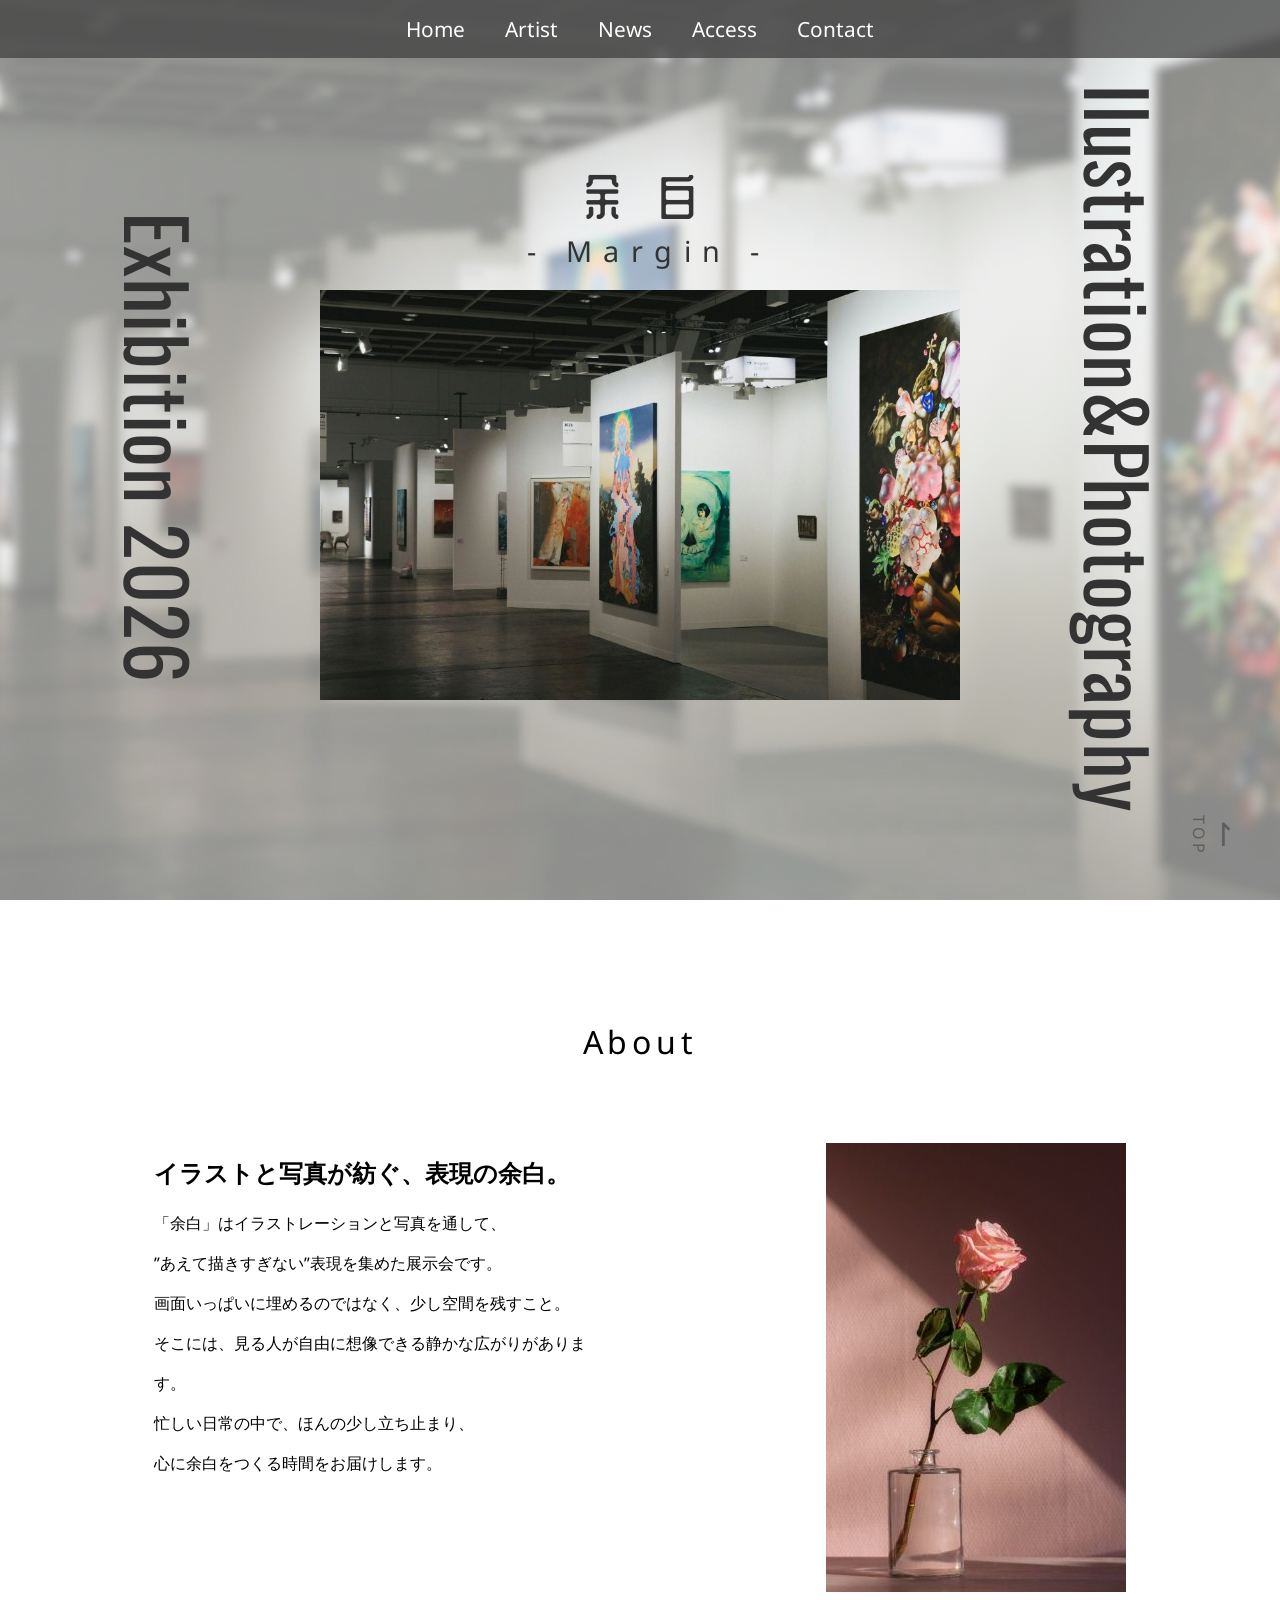
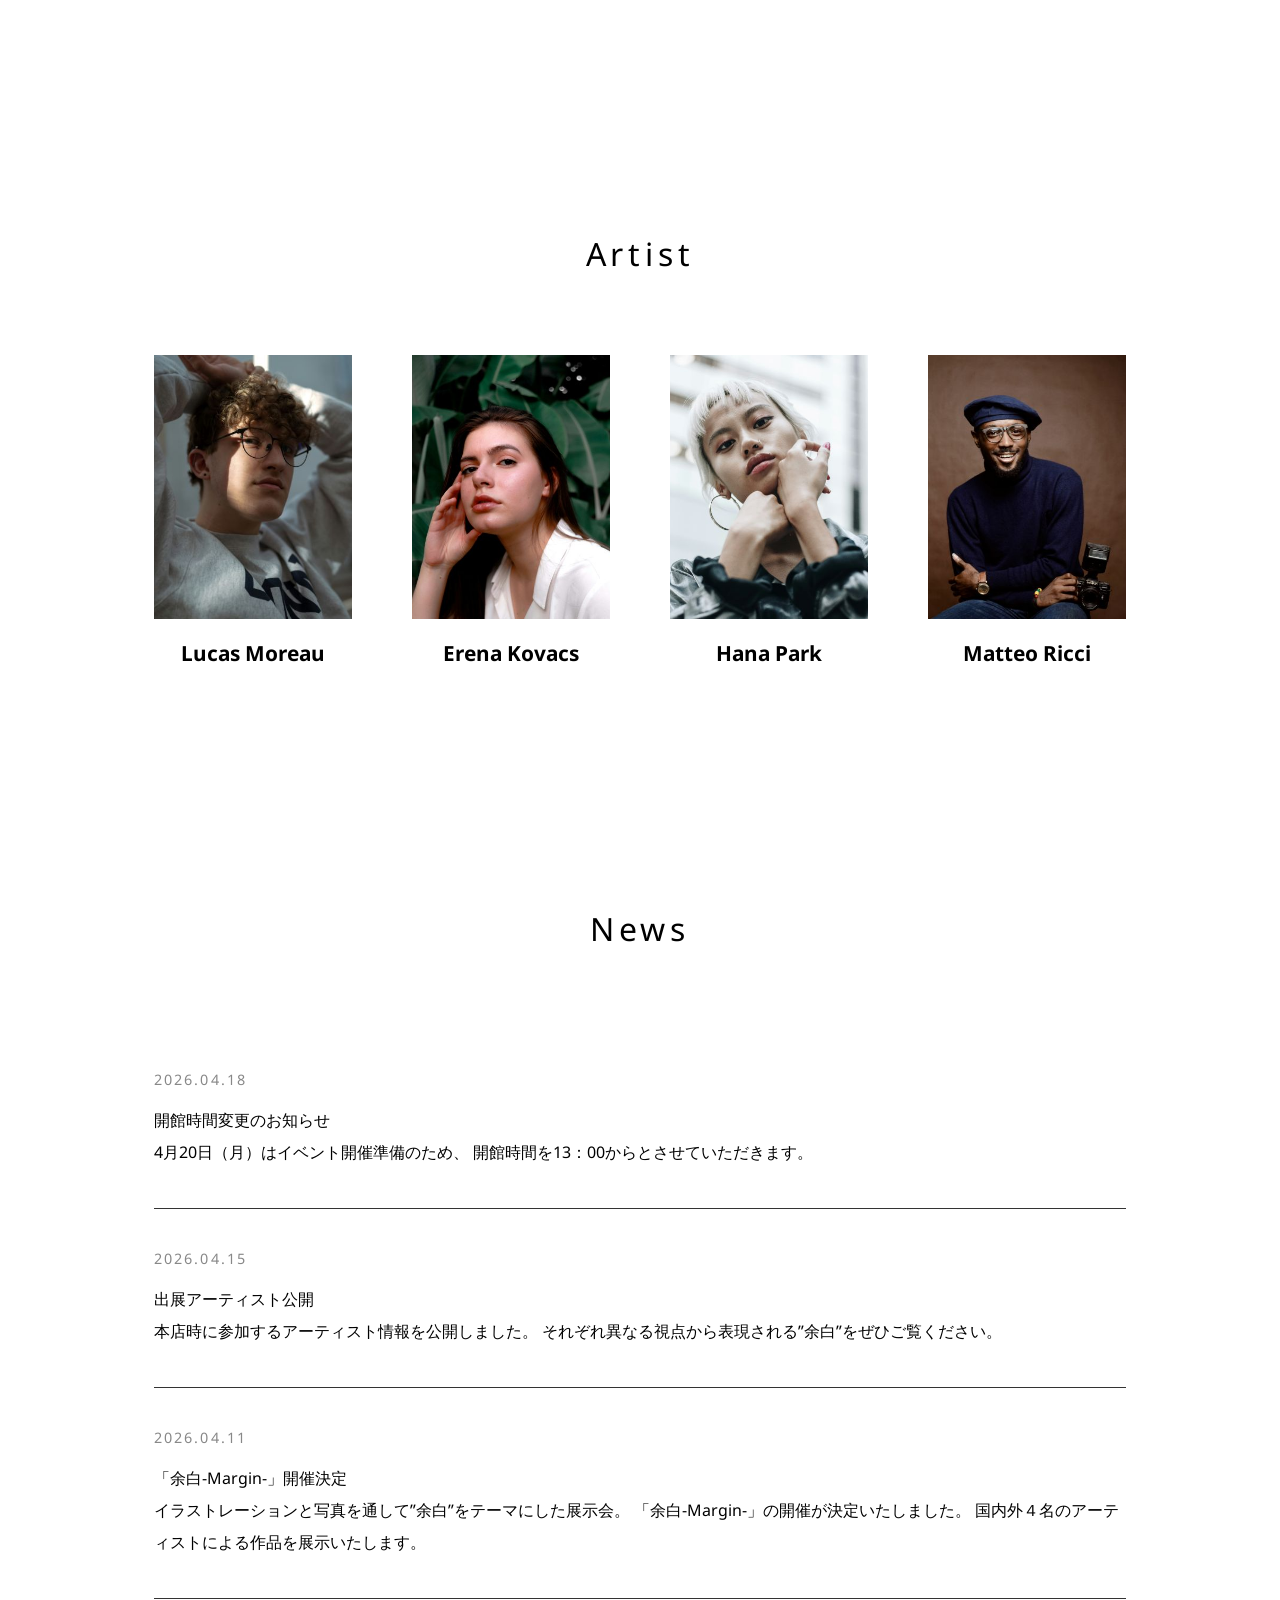
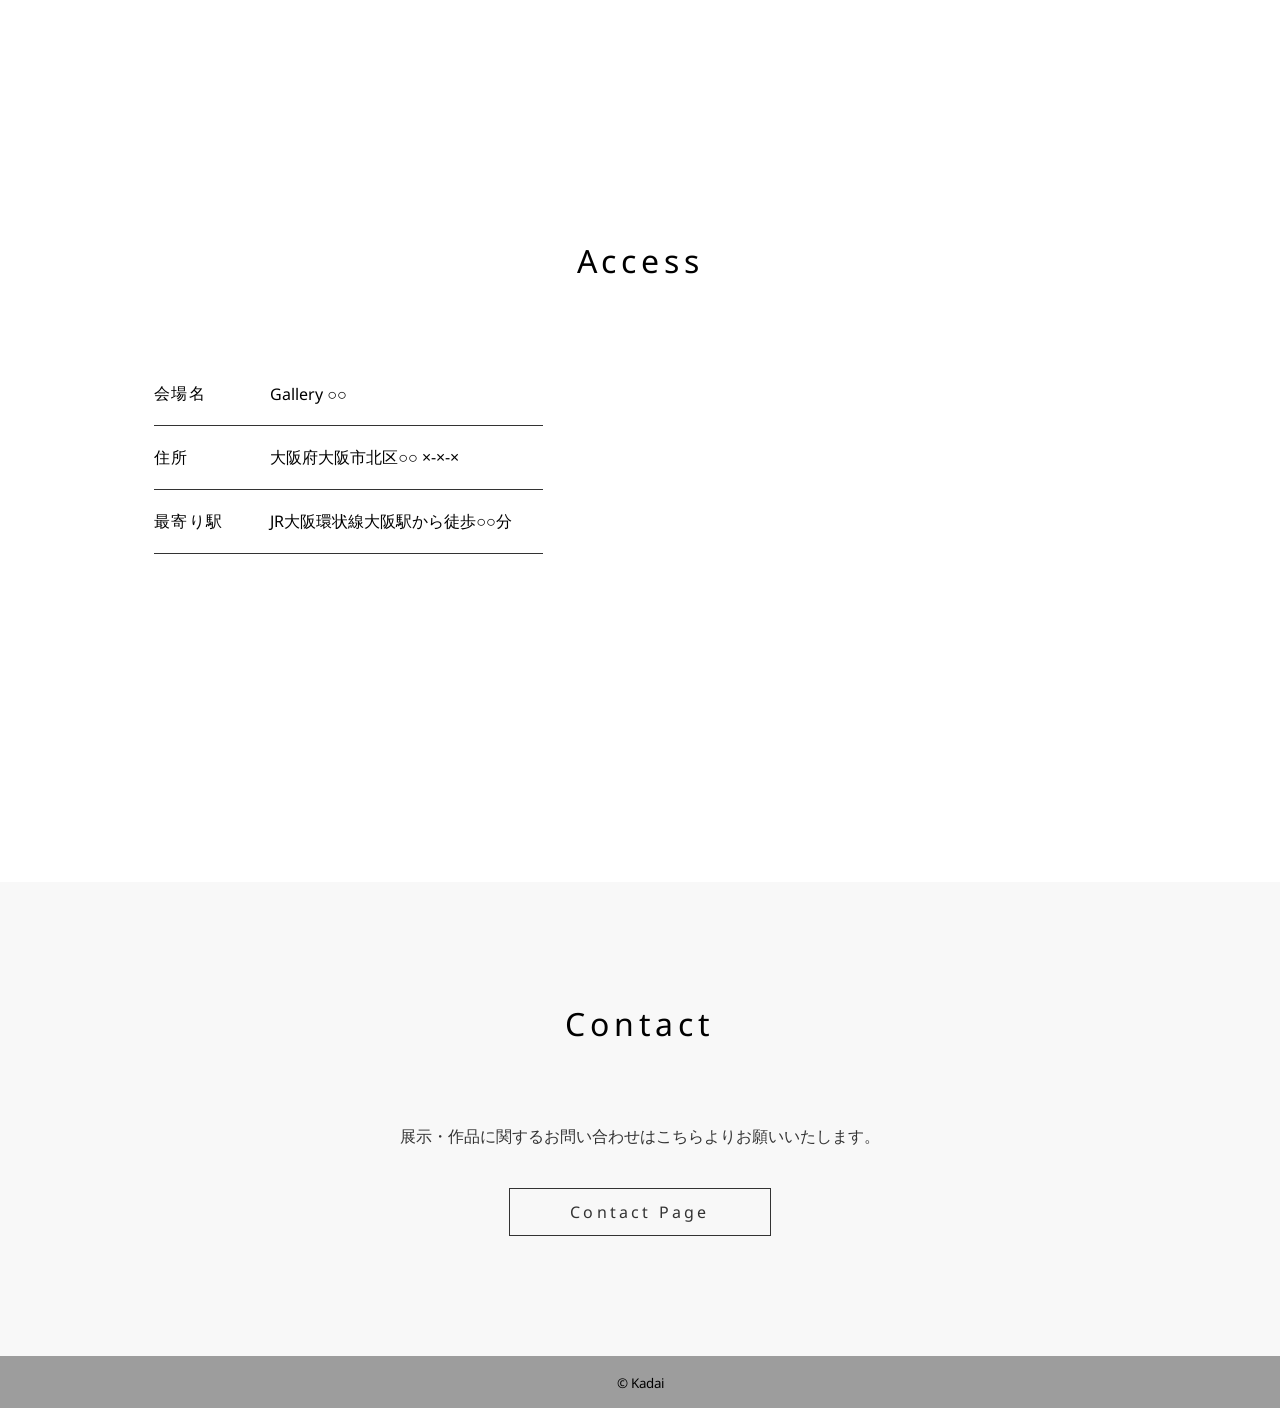
<file: index.html>
<!DOCTYPE html>
<html lang="ja">

<head>
    <meta charset="UTF-8">
    <meta name="viewport" content="width=device-width, initial-scale=1.0">
    <meta name="robots" content="noindex, nofollow">
    <meta name="description" content="HTMLとCSSの課題作品です。">
    <title>余白 -Margin- </title>
    <link rel="stylesheet" href="css/style.css">
    <!-- フォント -->
    <link rel="preconnect" href="https://fonts.googleapis.com">
    <link rel="preconnect" href="https://fonts.gstatic.com" crossorigin>
    <link href="https://fonts.googleapis.com/css2?
family=Noto+Sans:wght@400;700
&family=Oswald:wght@400;700
&family=WDXL+Lubrifont+JP+N
&display=swap" rel="stylesheet">



</head>

<body id="top">
    <header>
        <nav class="nav">
            <ul>
                <li><a href="index.html">Home</a></li>
                <li><a href="Artist.html">Artist</a></li>
                <li><a href="index.html#news">News</a></li>
                <li><a href="index.html#shop">Access</a></li>
                <li><a href="Contact.html">Contact</a></li>
            </ul>
        </nav>


        <div class="items">
            <div class="item2">Exhibition 2026</div>
            <div class="hero">
                <h1 class="item1">
                    <span class="ja-title">余白</span>
                    <span class="en-title">- Margin -</span>
                </h1>
                <div class="item3"><img src="images/home1-2.jpg" alt="home"></div>
            </div>
            <div class="item4">Ilustration&Photography</div>
        </div>
    </header>

    <main>
        <section>
            <h2>About</h2>
            <div class="About">
                <p><strong>イラストと写真が紡ぐ、表現の余白。</strong><br>
                    「余白」はイラストレーションと写真を通して、<br>
                    ”あえて描きすぎない”表現を集めた展示会です。<br>
                    画面いっぱいに埋めるのではなく、少し空間を残すこと。<br>
                    そこには、見る人が自由に想像できる静かな広がりがあります。<br>
                    忙しい日常の中で、ほんの少し立ち止まり、<br>
                    心に余白をつくる時間をお届けします。
                </p>
                <img src="images/bara1.jpg" alt="バラ">
            </div>
        </section>

        <section>
            <h2>Artist</h2>
            <div class="Artists">
                <div class="Artist">
                    <a href="Artist.html#Lucas">
                        <img src="images/Artist1.jpg" alt="Lucas Moreau">
                    </a>
                    <p>
                        <b>Lucas Moreau</b>
                    </p>
                </div>
                <div class="Artist">
                    <a href="Artist.html#Erena">
                        <img src="images/Artist2.jpg" alt="Erena Kovacs">
                    </a>
                    <p>
                        <b>Erena Kovacs</b>
                    </p>
                </div>
                <div class="Artist">
                    <a href="Artist.html#Hana">
                        <img src="images/Artist3.jpg" alt="Hana Park">
                    </a>
                    <p>
                        <b>Hana Park</b>
                    </p>
                </div>
                <div class="Artist">
                    <a href="Artist.html#Matteo">
                        <img src="images/Artist4.jpg" alt="Matteo Ricci">
                    </a>
                    <p>
                        <b>Matteo Ricci</b>
                    </p>
                </div>
            </div>
        </section>

        <section id="news">
            <h2>News</h2>
            <ul class="news-list">
                <li>
                    <span class="date">2026.04.18</span>
                    <p>開館時間変更のお知らせ<br>
                        4月20日（月）はイベント開催準備のため、
                        開館時間を13：00からとさせていただきます。</p>
                </li>

                <li>
                    <span class="date">2026.04.15</span>
                    <p>出展アーティスト公開<br>
                        本店時に参加するアーティスト情報を公開しました。
                        それぞれ異なる視点から表現される”余白”をぜひご覧ください。</p>
                </li>

                <li>
                    <span class="date">2026.04.11</span>
                    <p>「余白-Margin-」開催決定<br>
                        イラストレーションと写真を通して”余白”をテーマにした展示会。
                        「余白-Margin-」の開催が決定いたしました。
                        国内外４名のアーティストによる作品を展示いたします。</p>
                </li>
            </ul>
        </section>

        <section id="shop">
            <h2>Access</h2>
            <div class="maps">
                <table class="shop-info">
                    <tr>
                        <th>会場名</th>
                        <td>Gallery ○○</td>
                    </tr>
                    <tr>
                        <th>住所</th>
                        <td>大阪府大阪市北区○○ ×-×-×</td>
                    </tr>
                    <tr>
                        <th>最寄り駅</th>
                        <td>JR大阪環状線大阪駅から徒歩○○分</td>
                    </tr>
                </table>
                <iframe
                    src="https://www.google.com/maps/embed?pb=!1m18!1m12!1m3!1d26240.4235333961!2d135.4611488108398!3d34.703844600000004!2m3!1f0!2f0!3f0!3m2!1i1024!2i768!4f13.1!3m3!1m2!1s0x6000e692060059c5%3A0xae5307bbcbea54d6!2z77yq77yy5aSn6Ziq6aeF!5e0!3m2!1sja!2sjp!4v1771217160263!5m2!1sja!2sjp"
                    width="600" height="450" style="border:0;" allowfullscreen="" loading="lazy"
                    referrerpolicy="no-referrer-when-downgrade"></iframe>
            </div>
        </section>

        <section class="contact-link">
            <h2>Contact</h2>
            <p class="contact-text">
                展示・作品に関するお問い合わせはこちらよりお願いいたします。
            </p>
            <a href="Contact.html" class="contact-btn">Contact Page</a>
        </section>

    </main>

    <footer>
        <a href="#top" class="page-top">
            <span class="text">TOP</span>
            <span class="arrow">↾</span>
        </a>
        <div class="copyright">
            <small>&copy; Kadai</small>
        </div>
    </footer>

</body>

</html>
</file>
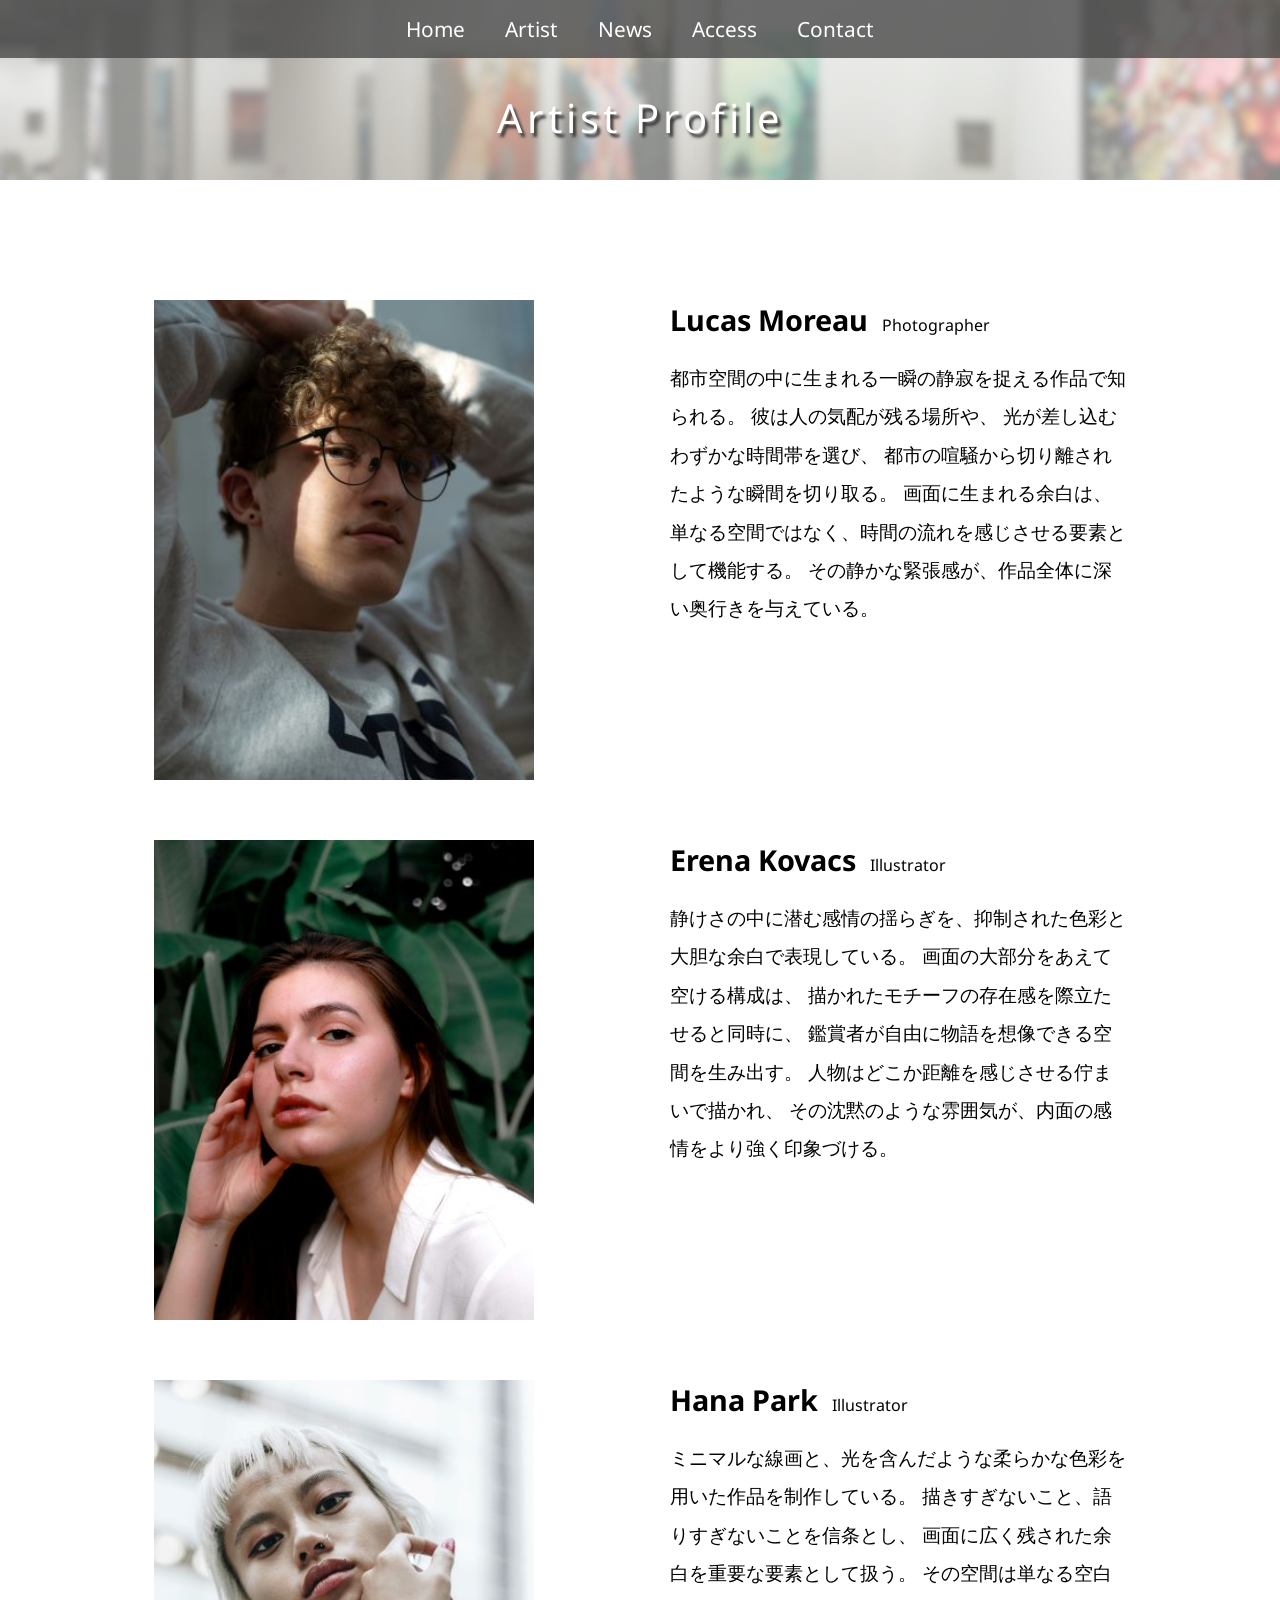
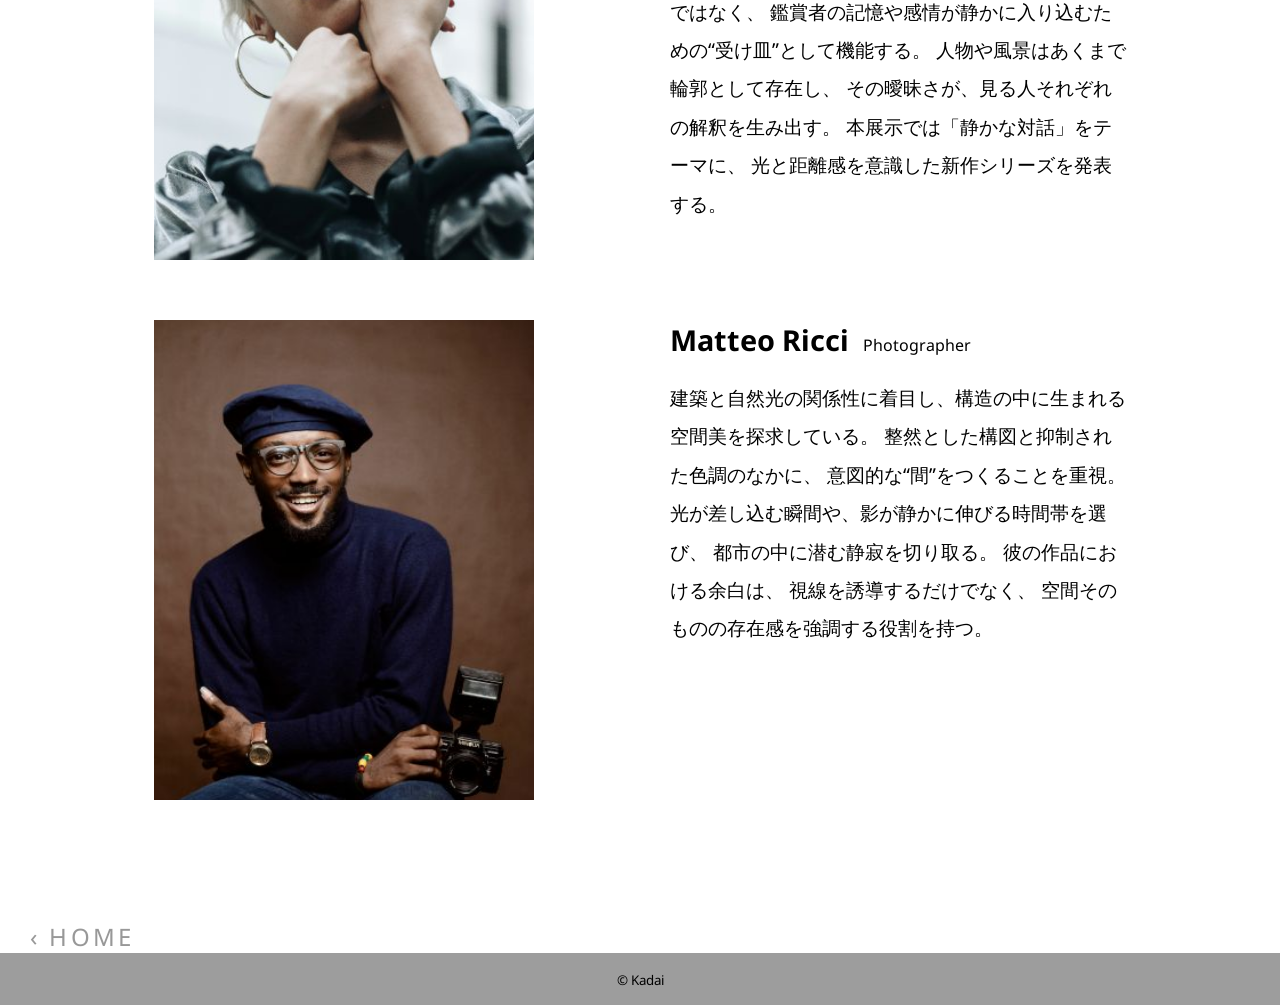
<file: Artist.html>
<!DOCTYPE html>
<html lang="ja">

<head>
    <meta charset="UTF-8">
    <meta name="viewport" content="width=device-width, initial-scale=1.0">
    <meta name="robots" content="noindex, nofollow">
    <meta name="description" content="HTMLとCSSの課題作品です。">
    <title>余白 -Margin- </title>
    <link rel="stylesheet" href="css/style.css">
    <!-- フォント -->
    <link rel="preconnect" href="https://fonts.googleapis.com">
    <link rel="preconnect" href="https://fonts.gstatic.com" crossorigin>
    <link href="https://fonts.googleapis.com/css2?
family=Noto+Sans:wght@400;700
&family=Oswald:wght@400;700
&family=WDXL+Lubrifont+JP+N
&display=swap" rel="stylesheet">
</head>

<body class="artist-page">
    <header>
        <nav class="nav">
            <ul>
                <li><a href="index.html">Home</a></li>
                <li><a href="Artist.html">Artist</a></li>
                <li><a href="index.html#news">News</a></li>
                <li><a href="index.html#shop">Access</a></li>
                <li><a href="Contact.html">Contact</a></li>
            </ul>
        </nav>
        <div class="page-title">
            <h1>Artist Profile</h1>
        </div>
    </header>


    <main>
        <section>
            <div class="Artists">
                
                <div class="artist-profile">
                    <div class="Artist">
                            <img src="images/Artist1.jpg" alt="Lucas Moreau">
                    </div>
                    <div class="A-text">
                        <span id="Lucas">
                            <strong>Lucas Moreau</strong>
                            <small>Photographer</small>
                        </span>
                        <p>都市空間の中に生まれる一瞬の静寂を捉える作品で知られる。
                        彼は人の気配が残る場所や、
                        光が差し込むわずかな時間帯を選び、
                        都市の喧騒から切り離されたような瞬間を切り取る。
                        画面に生まれる余白は、
                        単なる空間ではなく、時間の流れを感じさせる要素として機能する。
                        その静かな緊張感が、作品全体に深い奥行きを与えている。
                        </p>
                    </div>
                </div>
                
            
                <div class="artist-profile">
                    <div class="Artist">
                            <img src="images/Artist2.jpg" alt="Erena Kovacs">
                    </div>
                    <div class="A-text">
                        <span id="Erena">
                            <strong>Erena Kovacs</strong>
                            <small>Illustrator</small>
                        </span>
                        <p>静けさの中に潜む感情の揺らぎを、抑制された色彩と大胆な余白で表現している。
                        画面の大部分をあえて空ける構成は、
                        描かれたモチーフの存在感を際立たせると同時に、
                        鑑賞者が自由に物語を想像できる空間を生み出す。
                        人物はどこか距離を感じさせる佇まいで描かれ、
                        その沈黙のような雰囲気が、内面の感情をより強く印象づける。
                        </p>
                    </div>
                </div>

                <div class="artist-profile">
                    <div class="Artist">
                        <img src="images/Artist3.jpg" alt="Hana Park">
                    </div>
                    <div class="A-text">
                        <span id="Hana">
                            <strong>Hana Park</strong>
                            <small>Illustrator</small>
                        </span>
                        <p>ミニマルな線画と、光を含んだような柔らかな色彩を用いた作品を制作している。
                        描きすぎないこと、語りすぎないことを信条とし、
                        画面に広く残された余白を重要な要素として扱う。
                        その空間は単なる空白ではなく、
                        鑑賞者の記憶や感情が静かに入り込むための“受け皿”として機能する。
                        人物や風景はあくまで輪郭として存在し、
                        その曖昧さが、見る人それぞれの解釈を生み出す。
                        本展示では「静かな対話」をテーマに、
                        光と距離感を意識した新作シリーズを発表する。
                        </p>
                    </div>
                </div>

                <div class="artist-profile">
                    <div class="Artist">
                        <img src="images/Artist4.jpg" alt="Matteo Ricci">
                    </div>
                    <div class="A-text">
                        <span id="Matteo">
                            <strong>Matteo Ricci</strong>
                            <small>Photographer</small>
                        </span>
                        <p>建築と自然光の関係性に着目し、構造の中に生まれる空間美を探求している。
                        整然とした構図と抑制された色調のなかに、
                        意図的な“間”をつくることを重視。
                        光が差し込む瞬間や、影が静かに伸びる時間帯を選び、
                        都市の中に潜む静寂を切り取る。
                        彼の作品における余白は、
                        視線を誘導するだけでなく、
                        空間そのものの存在感を強調する役割を持つ。
                        </p>
                    </div>
                </div>

            </div>
        </section>

    </main>

    <footer>
        <a href="index.html" class="back-home">
            ‹ HOME
        </a>

        <div class="copyright">
            <small>&copy; Kadai</small>
        </div>

    </footer>

</body>

</html>
</file>
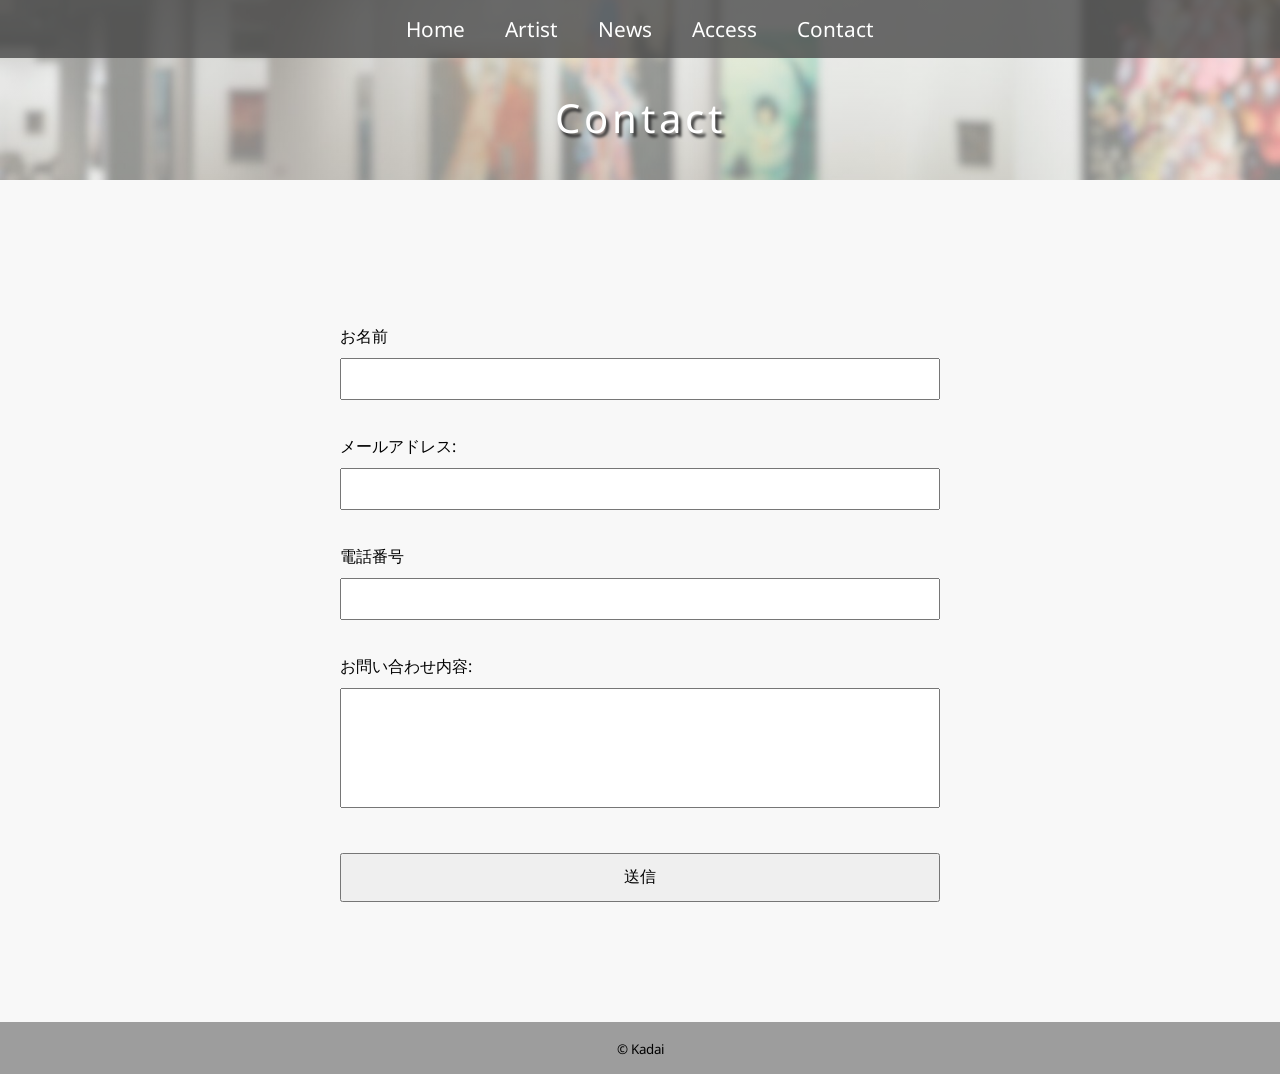
<file: Contact.html>
<!DOCTYPE html>
<html lang="ja">

<head>
    <meta charset="UTF-8">
    <meta name="viewport" content="width=device-width, initial-scale=1.0">
    <meta name="robots" content="noindex, nofollow">
    <meta name="description" content="HTMLとCSSの課題作品です。">
    <title>余白 -Margin- </title>
    <link rel="stylesheet" href="css/style.css">
    <!-- フォント -->
    <link rel="preconnect" href="https://fonts.googleapis.com">
    <link rel="preconnect" href="https://fonts.gstatic.com" crossorigin>
    <link href="https://fonts.googleapis.com/css2?
family=Noto+Sans:wght@400;700
&family=Oswald:wght@400;700
&family=WDXL+Lubrifont+JP+N
&display=swap" rel="stylesheet">
</head>

<body class="contact-page">
    <header>
        <nav class="nav">
            <ul>
                <li><a href="index.html">Home</a></li>
                <li><a href="Artist.html">Artist</a></li>
                <li><a href="index.html#news">News</a></li>
                <li><a href="index.html#shop">Access</a></li>
                <li><a href="Contact.html">Contact</a></li>
            </ul>
        </nav>
        <div class="page-title">
            <h1>Contact</h1>
        </div>
    </header>


    <main>
        <section class="contact-link">
            <form>
                <label for="name">お名前</label>
                <input type="text" id="name" name="user_name">
                <label for="email">メールアドレス:</label>
                <input type="email" id="email" name="user_email">
                <label for="tel">電話番号</label>
                <input type="tel" id="tel" name="user_tel">
                <label for="message">お問い合わせ内容:</label>
                <textarea id="message" name="user_message"></textarea>
                <button type="submit">送信</button>
            </form>
        </section>

    </main>

    <footer>
        <div class="copyright">
            <small>&copy; Kadai</small>
        </div>
    </footer>

</body>

</html>
</file>
<file: css/style.css>
@charset "UTF-8";

/* 基準フォントサイズを16pxに指定 */
html {
    font-size: 100%;
    /* フォントファミリー */
    font-family: "Noto Sans", sans-serif;
    font-optical-sizing: auto;
    font-weight: 400;
    font-style: normal;
    font-variation-settings: "wdth" 100;
    scroll-behavior: smooth;
}

/* * {
    outline: 1px solid red;
} */

/* ボックスの横幅を罫線込みで計算 */
* {
    box-sizing: border-box;
}

/* CSSリセット(各要素の余白をなし・太字をなし) */

* {
    margin: 0;
    padding: 0;
}

body,
h1,
h2,
p {
    font-weight: normal;
}


/* ヘッダー */

header {
    background-image: linear-gradient(rgba(255, 255, 255, 0.5), rgba(255, 255, 255, 0.5)),
        url(../images/home.jpg);
    background-size: cover;
    background-repeat: no-repeat;
    background-position: center;
    min-height: 100vh;
}

.nav {
    background-color: rgba(67, 67, 67, 0.768);
    padding: 15px;
}

.nav a {
    text-decoration: none;
    color: #ffffff;
    font-size: 1.3rem;
    transition: letter-spacing 0.4s;
}

.nav a:hover {
    letter-spacing: 0.3em;
}

.nav ul {
    list-style-type: none;
    display: flex;
    justify-content: center;
    gap: 40px;
    margin: 0px;
}


/* ヘッダー（アーティスト） */
.artist-page header {
    min-height: 20vh;
}

.page-title {
    color: #fff;
    text-align: center;
    padding: 2em;
}

.page-title h1 {
    font-size: 2.5rem;
    letter-spacing: 0.1em;
    text-shadow: 3px 4px 3px #333;
}

/* ヘッダー（お問い合わせ） */
.contact-page header {
    min-height: 20vh;
}

/* -ヒーロー */
.items {
    display: flex;
    justify-content: center;
    align-items: center;
    text-align: center;
    color: #333;
    padding: 2% 0;
}

.item1 {
    margin-bottom: 20px;
    font-size: 3rem;
    display: flex;
    flex-direction: column;
    align-items: center;
}


/* 余白 */
.ja-title {
    font-family: "WDXL Lubrifont JP N", sans-serif;
    letter-spacing: 0.8em;
    margin-right: -0.8em;
}

/* Margin */
.en-title {
    letter-spacing: 0.4em;
    font-size: 0.6em;
    margin-right: -0.6em;
    margin-top: 0.2em;
}

/* Exhibition 2026 */
.item2 {
    /* align-self: flex-end; */
    writing-mode: vertical-rl;
    text-orientation: mixed;
    margin-left: auto;
    margin-right: auto;
    letter-spacing: 0.01em;
    /* フォント */
    font-family: "Oswald", sans-serif;
    font-optical-sizing: auto;
    font-weight: 400;
    font-style: normal;
    font-size: 5rem;
}

.item3 img {
    width: 100%;
    height: 100%;
    object-fit: cover;
}

/* Ilustration&Photography */
.item4 {
    /* align-self: flex-end; */
    writing-mode: vertical-rl;
    text-orientation: mixed;
    margin-left: auto;
    margin-right: auto;
    letter-spacing: 0.01em;
    /* フォント */
    font-family: "Oswald", sans-serif;
    font-optical-sizing: auto;
    font-weight: 400;
    font-style: normal;
    font-size: 5rem;

}

.hero {
    width: 50%;
    height: auto;
    margin-bottom: 20px;
}





/* －メイン */

main h2 {
    margin-bottom: 80px;
    font-size: 2rem;
    text-align: center;
    letter-spacing: 0.15em;
}


section {
    padding: 120px 12vw;
}


/* アバウト */

.About {
    display: flex;
    justify-content: space-around;
    align-items: flex-start;
}

.About p {
    width: 45%;
    margin-right: auto;
    line-height: 2.5;
}

.About p strong {
    font-size: 1.5rem;
}


/* アーティスト */
.Artists {
    display: grid;
    place-content: center;
    /* grid-template-columns: repeat(auto-fit, minmax(240px, 1fr)); */
    gap: 60px;
    grid-template-columns: repeat(4, 1fr);
    /* margin: 0 auto */
    /* max-width: 1200px */
}

.Artist {
    text-align: center;
}

.Artist p {
    margin-top: 20px;
}

.Artist img {
    /* max-width: 100%; */
    /* width: 300px;
    height: 400px; */
    width: 100%;
    aspect-ratio: 3 / 4;
    object-fit: cover;
    object-position: center;
    margin-bottom: 0;
    transition: 0.4s;
    display: block;
}

.Artist a {
    overflow: hidden;
    display: block;
}

.Artist a img:hover {
    transform: scale(1.1);
}


.Artist b {
    font-size: 1.3rem
}

/* メイン（アーティストページ） */
.artist-page .Artists {
    display: flex;
    flex-direction: column;
    justify-content: center;
}

.artist-page .artist-profile {
    display: grid;
    grid-template-columns: repeat(2, 1fr);
    gap: 60px;
    align-items: start;
}

.artist-page .Artist img {
    width: 100%;
    max-width: 380px;
    height: 480px;
}

.artist-page .A-text {
    max-width: 600px;
}

.artist-page .A-text span {
    display: block;
    margin-bottom: 20px;
}

.artist-page .A-text strong {
    font-size: 1.8rem;
}

.artist-page .A-text small {
    font-size: 1rem;
    margin-left: 10px;
}

.artist-page .A-text p {
    line-height: 2;
    font-size: 1.2rem;
}



/* ニュース */

.date {
    display: block;
    font-size: 0.9rem;
    letter-spacing: 0.15em;
    margin-bottom: 15px;
    color: #888;
}

.news-list {
    list-style: none;
}

.news-list li {
    padding: 40px 0;
    border-bottom: 1px solid #333;
}

.news-list p {
    line-height: 2;
}


/* アクセス */

/* アクセステーブル */
.shop-info {
    border-collapse: collapse;
    width: 40%;
}

.shop-info th,
.shop-info td {
    border-bottom: 1px solid #333;
    padding: 20px 0;
    text-align: left;
}

.shop-info th {
    font-weight: normal;
    width: 30%;
    letter-spacing: 0.1em;
}

.maps {
    display: flex;
    justify-content: space-between;
    align-items: flex-start;
    gap: 80px;
}

/* 地図サイズ */
.maps iframe {
    width: 50%;
    height: 400px;
}


/* お問い合わせ  */
.contact-link {
    text-align: center;
    background-color: #f8f8f8;
}

.contact-text {
    margin-bottom: 40px;
    color: #333;
}

.contact-btn {
    display: inline-block;
    padding: 12px 60px;
    border: 1px solid #333;
    text-decoration: none;
    color: #333;
    letter-spacing: 0.2em;
}

/* お問い合わせページ */
.contact-page form {
    text-align: left;
    max-width: 600px;
    margin: 0 auto;
}

.contact-page label {
    display: block;
    margin-top: 25px;
}

.contact-page input,
.contact-page textarea {
    width: 100%;
    padding: 10px;
    margin-top: 10px;
    margin-bottom: 10px;
    font-size: 16px;
}

textarea {
    height: 120px;
    resize: none;
}

.contact-page button {
    width: 100%;
    margin-top: 30px;
    padding: 12px;
    font-size: 16px;
    cursor: pointer;
}




/* フッター */
.copyright {
    text-align: center;
    background-color: rgba(128, 128, 128, 0.768);
    padding: 15px;
}

/* ページトップ */
.page-top {
    position: fixed;
    right: 40px;
    bottom: 40px;
    text-decoration: none;
    color: #333;

    display: flex;
    align-items: center;
    letter-spacing: 0.2rem;
    opacity: 0.5;
}

.arrow {
    margin-bottom: 5px;
    font-size: 2rem;
}

.page-top .text {
    writing-mode: vertical-rl;
}

.page-top:hover {
    opacity: 1;
}

/* バックホーム */
.back-home {
    text-decoration: none;
    color: #333;
    letter-spacing: 0.2rem;
    opacity: 0.5;
    margin-left: 30px;
    font-size: 1.5rem;
}

.back-home:hover {
    opacity: 1;
}


/* モバイル対応 */

@media screen and (max-width: 767px) {

    .nav ul {
        flex-wrap: wrap;
        gap: 18px;
    }


    /* ヒーロー */
    .items {
        flex-direction: column;
        padding-top: 8%;
    }

    .item1 {
        font-size: 2rem;
        margin-top: 20px;
    }

    .item2 {
        writing-mode: horizontal-tb;
        font-size: 2rem;
        order: 99;
        padding: 10px;
    }

    .item3 {
        aspect-ratio: 3 / 4;
        overflow: hidden;
    }

    .item3 img {
        width: 70%;
        height: 90%;
        /* margin: 0 auto ; */
        object-fit: cover;
        object-position: center;
    }

    .item4 {
        writing-mode: horizontal-tb;
        font-size: 2rem;
    }

    .hero {
        width: 90%;
        height: auto;
        margin-bottom: 0;
    }



    header {
        min-height: 100vh;
    }


    /* メイン */

    section {
        padding: 70px 6vw;
    }

    main h2 {
        margin-bottom: 30px;
        font-size: 1.8rem;
    }

    /* アバウト */
    .About {
        flex-direction: column;
        gap: 40px;
    }

    .About p {
        width: 100%;
    }

    .About p strong {
        font-size: 1.3rem;
    }

    .About img {
        width: 80%;
        margin: 0 auto;
    }

    /* アーティスト */
    .Artists {
        grid-template-columns: repeat(2, 1fr);
        gap: 30px;
    }


    /* アクセス */
    .maps {
        flex-direction: column;
        gap: 40px;
    }

    .shop-info {
        width: 100%;
    }

    .maps iframe {
        width: 100%;
        height: 300px;
    }

    /* ページっトップ */
    .page-top {
        right: 20px;
        bottom: 20px;
    }


    /* アーティストページ */
    .artist-page .artist-profile {
        grid-template-columns: 1fr;
    }

    /* .artist-page .Artist img {
        height: 460px;
    } */

    .artist-page .back-home {
        margin-left: 10px;
    }

    .page-title h1 {
        font-size: 2.5rem;
    }


}
</file>
